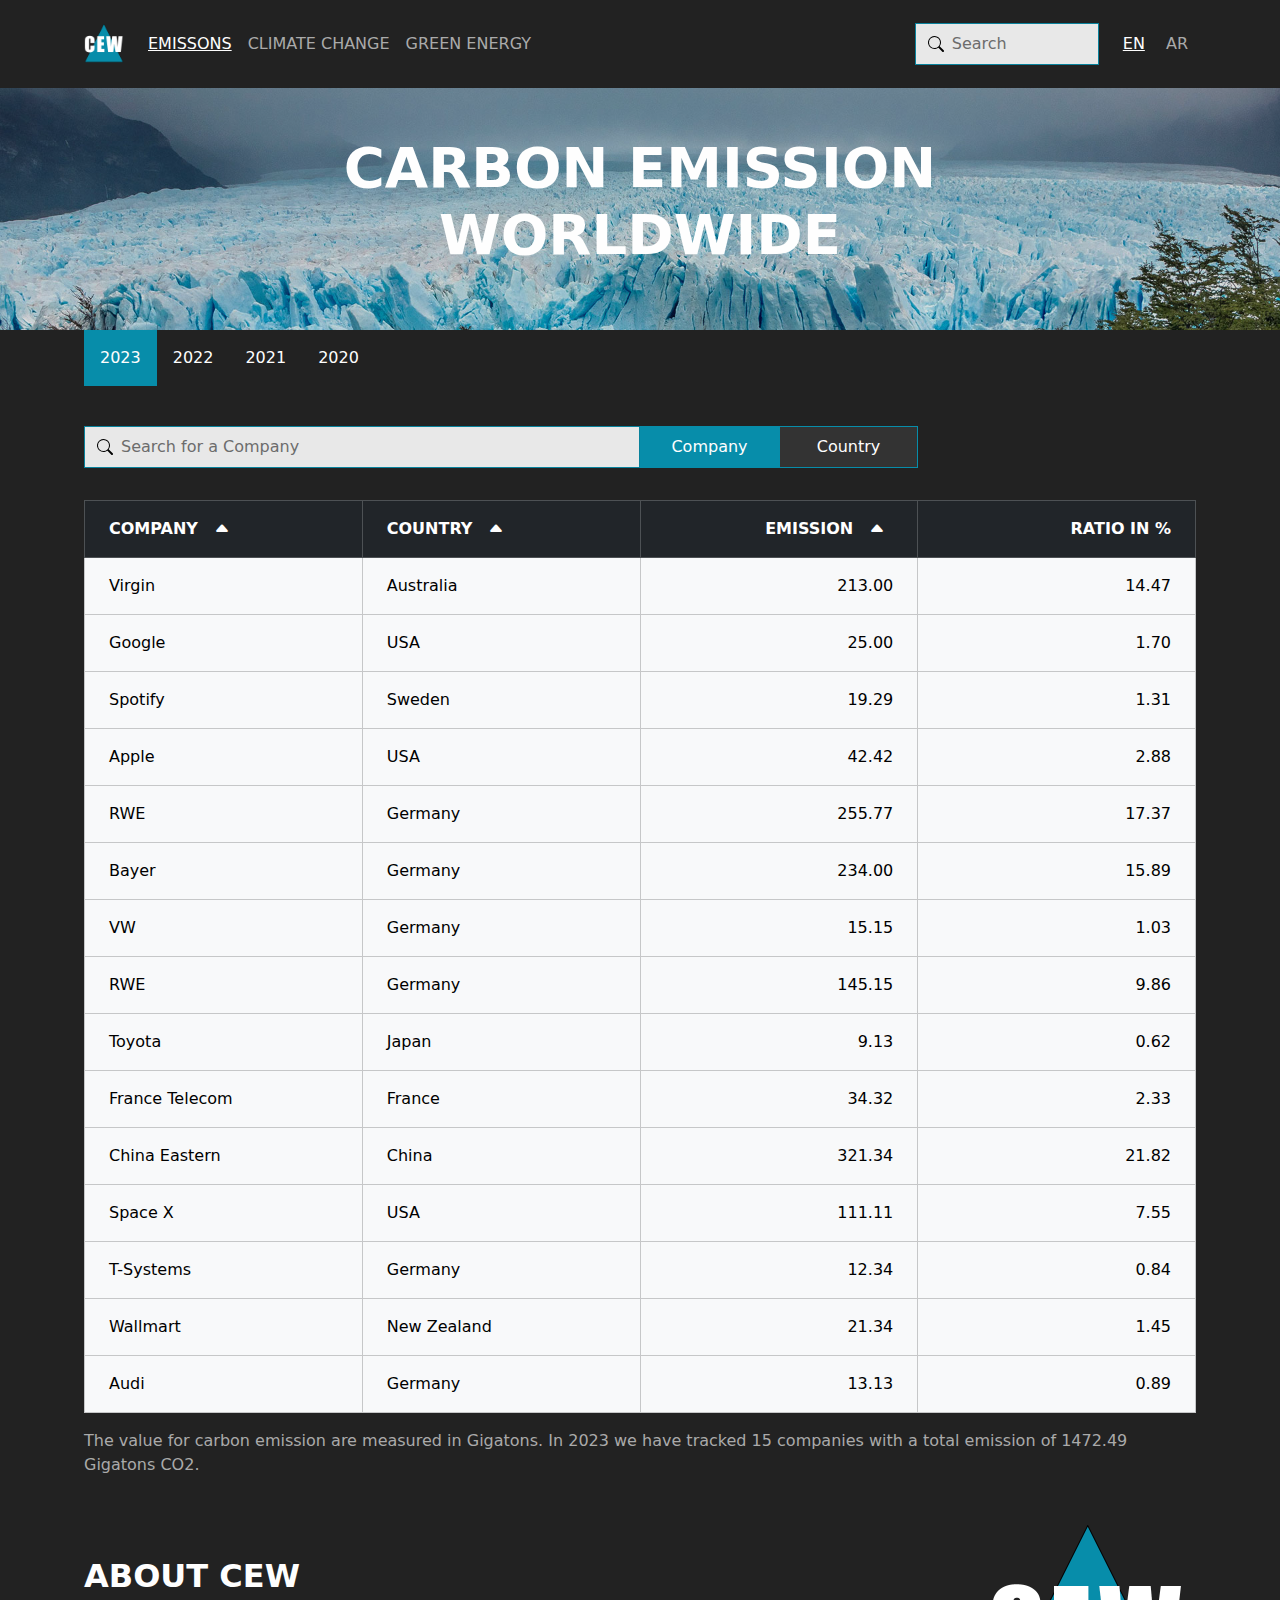
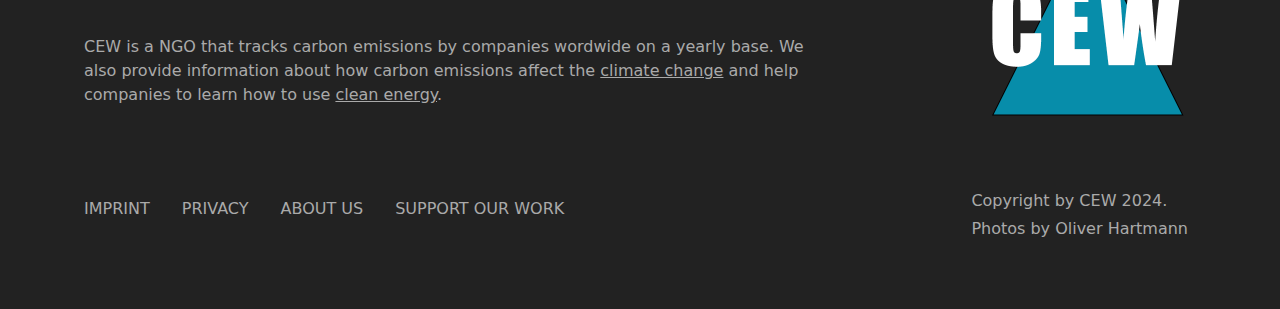
<file: index.html>
<!DOCTYPE html>
<html lang="en">

<head>
  <meta charset="UTF-8">
  <meta name="viewport" content="width=device-width, initial-scale=1.0">
  <title>Carbon Emissions Worldwide</title>
  <link rel="icon" type="image/x-icon" href="img/favicon.png">
  <link rel="stylesheet" href="https://cdn.jsdelivr.net/npm/bootstrap@5.3.2/dist/css/bootstrap.min.css">
  <link href=" https://cdn.jsdelivr.net/npm/bootstrap-icons@1.11.3/font/bootstrap-icons.min.css " rel="stylesheet">
  <link rel="stylesheet" href="carbon.css">
</head>

<body>
  <!-- Globale Navigation-->
  <nav class="navbar navbar-expand-md py-3 fixed-top">
    <div class="container-fluid" style="max-width: 1136px;">
      <a class="navbar-brand" href="index.html"><img src="img/carbon-logo2.png" style="width:40px"></a>
      <button class="navbar-toggler" type="button" data-bs-toggle="collapse" data-bs-target="#mynavbar">
        <span class="navbar-toggler-icon"></span>
      </button>
      <div class="collapse navbar-collapse justify-content-center-md" id="mynavbar">
        <ul class="navbar-nav me-auto mt-2 mt-md-0 text-uppercase ">
          <li class="py-3 py-md-3 my-1 my-md-0 globalnav active">
            <a href="index.html">Emissons</a>
          </li>
          <li class="py-3 py-md-3 my-1 my-md-0 globalnav">
            <a href="climate-change.html">Climate Change</a>
          </li>
          <li class="py-3 py-md-3 my-1 my-md-0 globalnav">
            <a href="green-energy.html">Green Energy</a>
          </li>
        </ul>
        <!-- Globale Suche -->
        <form class="me-3 my-4 my-md-0 ms-2 ms-md-0">
          <input class="globalsearch" type="text" placeholder="Search">
        </form>
        <!-- Sprachwahl -->
        <div id="langselect" class="px-2 px-md-0 my-4 my-md-0">
          <button type="button" class="langbutton active my-1 p-1 border-0" onclick="setLanguage(0)">
            EN
          </button>
          <button type="button" class="langbutton my-1 p-1 border-0" onclick="setLanguage(1)">
            AR
          </button>
        </div>
      </div>
    </div>
  </nav>

  <!-- Hero Image -->
  <div class="hero-image container-fluid">
    <div class="hero-text">
      <h1 class="text-uppercase display-4 py-5" style="font-weight: 800">Carbon Emission worldwide</h1>
    </div>
  </div>

  <!-- Hauptnavigation -->
  <div style="max-width: 1136px; margin: auto; overflow: hidden;">

    <ul style="float: left; margin: 0rem 0.75rem" class="nav pb-2 mb-3" id="mainnavi">
      <li>
        <button class="text-uppercase main-nav active" onclick="hasData(0)">2023</button>
      </li>
      <li>
        <button class="text-uppercase main-nav" onclick="hasData(1)">2022</button>
      </li>
      <li>
        <button class="text-uppercase main-nav" onclick="hasData(2)">2021</button>
      </li>
      <li class="nav-item">
        <button class="text-uppercase main-nav" onclick="hasData(3)">2020</button>
      </li>
    </ul>

  </div>
  <div style="clear:both; max-width: 1136px; margin: auto;">
    <div class="container-fluid my-2">
      <!-- Filter Elemente -->
      <div class="mx-0 mb-4 row">
        <div id="myFilterSearch" class="col-12 col-sm-6 p-0"></div>
        <div class="btn-group mx-0 col-12 col-sm-6 col-md-3 g-0" id="myFilterButtons"></div>
      </div>
      <!-- Tabelle -->
      <div id="jsTableDom" class="text-grey"></div>

    </div>


    <!-- Text -->
    <div class="container-fluid">


      <div class="row mt-md-5 mb-3">
        <div class="col col-md-8">
          <h2>About CEW</h2>

          <p>CEW is a NGO that tracks carbon emissions by companies wordwide on a yearly base. We also provide
            information about how carbon emissions affect the <a href="climate-change.html">climate change</a> and help
            companies to learn how to use <a href="green-energy.html">clean energy</a>.</p>

        </div>
        <div class="col-12 col-md-4">
          <img src="img/carbon-logo2.png" class="mx-auto me-md-2 ms-md-auto"
            style="display: block; margin-top: auto; margin-bottom: 0px; max-width: 200px;">

        </div>
      </div>
    </div>
  </div>


  <!-- Footer Navigation -->

  <div class="container-fluid py-5" style="max-width: 1136px;">
    <div class="row">
      <div class="col-12 col-md-8">
        <nav class="navbar navbar-expand-md">

          <ul class="navbar-nav text-uppercase me-auto">
            <li class="footernav">
              <a href="imprint.html">Imprint</a>
            </li>
            <li class="footernav">
              <a href="privacy.html">Privacy</a>
            </li>
            <li class="footernav">
              <a href="#">About Us</a>
            </li>
            <li class="footernav">
              <a href="#">Support our Work</a>
            </li>
          </ul>

        </nav>
      </div>
      <div class="col-12 col-md-4">
        <div class="float-md-end me-2">
          <p class="mb-1">Copyright by CEW 2024.</p>
          <p class="mb-1">Photos by Oliver Hartmann</p>
        </div>
        <div>
        </div>
      </div>

      <script type="text/javascript" src="language.js"> </script>
      <script type="text/javascript" src="carbon.js"> </script>
      <script src="https://ajax.googleapis.com/ajax/libs/jquery/3.7.1/jquery.min.js"></script>
      <script src="https://cdn.jsdelivr.net/npm/bootstrap@5.3.2/dist/js/bootstrap.bundle.min.js"></script>

</body>

</html>
</file>
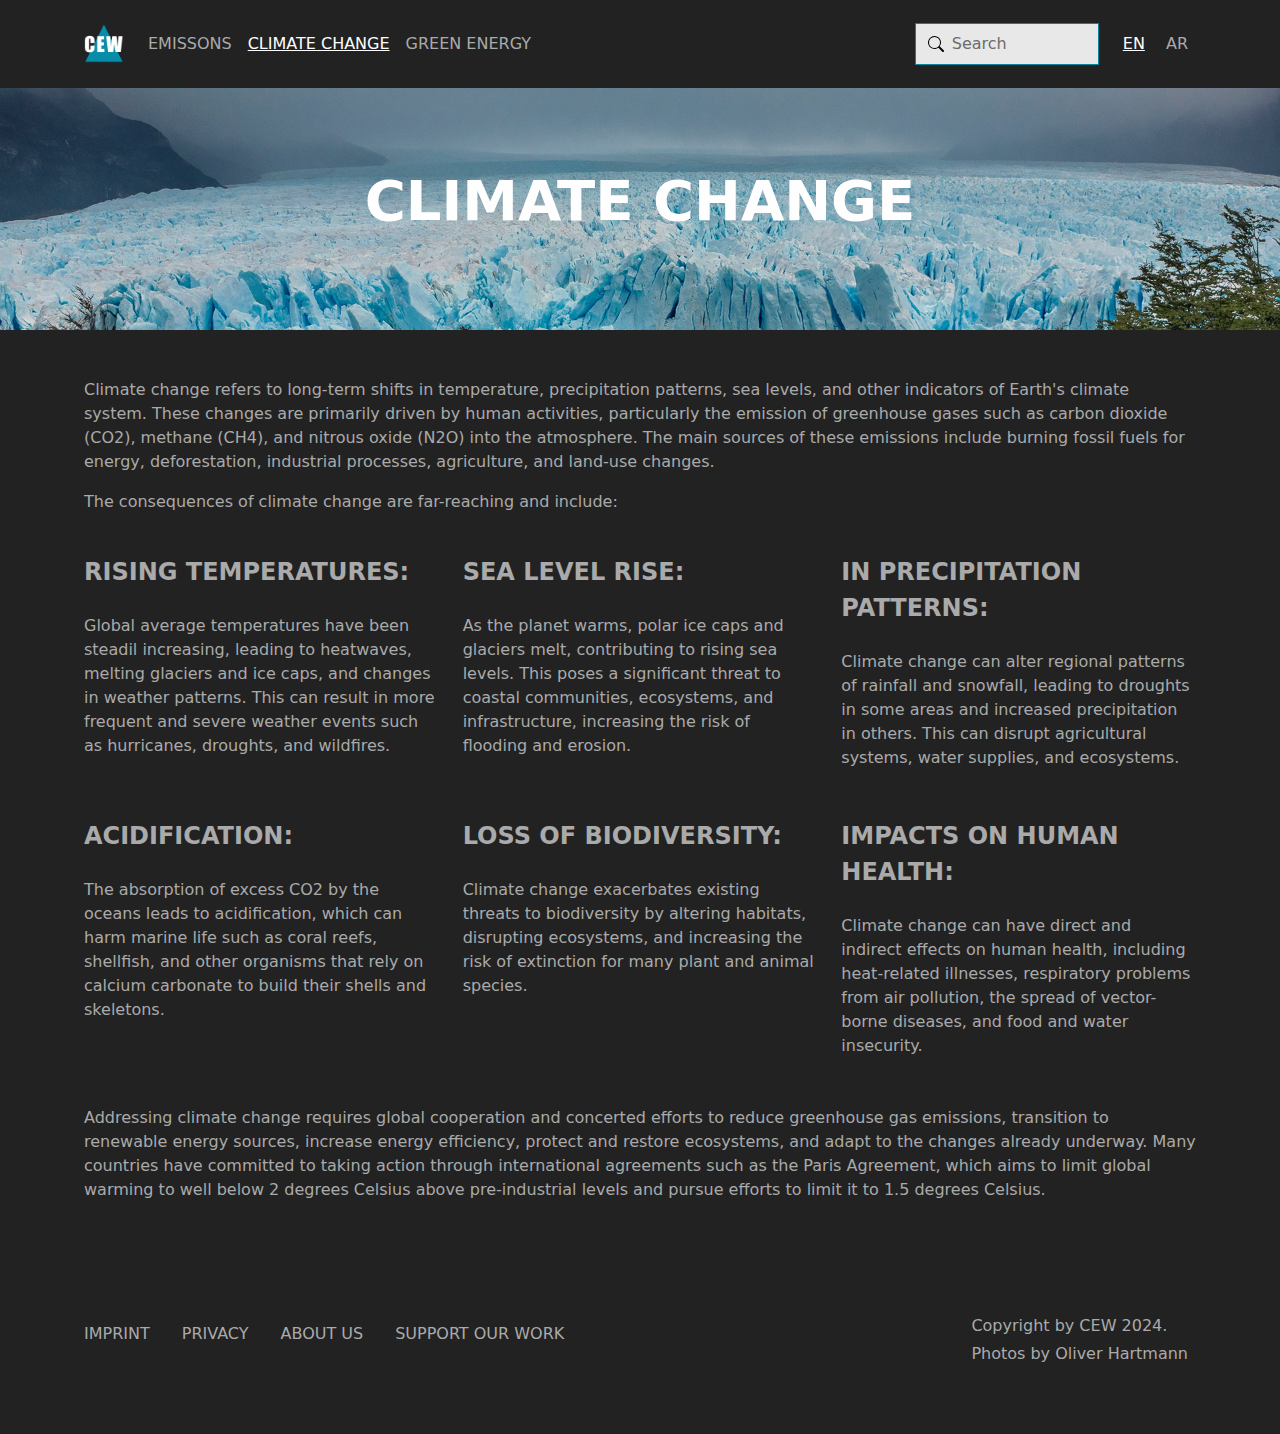
<file: climate-change.html>
<!DOCTYPE html>
<html lang="en">

<head>
  <meta charset="UTF-8">
  <meta name="viewport" content="width=device-width, initial-scale=1.0">
  <title>Climate Change</title>
  <link rel="icon" type="image/x-icon" href="img/favicon.png">
  <link rel="stylesheet" href="https://cdn.jsdelivr.net/npm/bootstrap@5.3.2/dist/css/bootstrap.min.css">
  <link href=" https://cdn.jsdelivr.net/npm/bootstrap-icons@1.11.3/font/bootstrap-icons.min.css " rel="stylesheet">
  <link rel="stylesheet" href="carbon.css">
</head>

<body>
  <!-- Globale Navigation-->
  <nav class="navbar navbar-expand-md py-3 fixed-top">
    <div class="container-fluid" style="max-width: 1136px;">
      <a class="navbar-brand" href="index.html"><img src="img/carbon-logo2.png" style="width:40px"></a>
      <button class="navbar-toggler" type="button" data-bs-toggle="collapse" data-bs-target="#mynavbar">
        <span class="navbar-toggler-icon"></span>
      </button>
      <div class="collapse navbar-collapse justify-content-center-md" id="mynavbar">
        <ul class="navbar-nav me-auto mt-2 mt-md-0 text-uppercase ">
          <li class="py-3 py-md-3 my-1 my-md-0 globalnav">
            <a href="index.html">Emissons</a>
          </li>
          <li class="py-3 py-md-3 my-1 my-md-0 globalnav active">
            <a href="climate-change.html">Climate Change</a>
          </li>
          <li class="py-3 py-md-3 my-1 my-md-0 globalnav">
            <a href="green-energy.html">Green Energy</a>
          </li>
        </ul>
        <!-- Globale Suche -->
        <form class="me-3 my-4 my-md-0 ms-2 ms-md-0">
          <input class="globalsearch" type="text" placeholder="Search">
        </form>
        <!-- Sprachwahl -->
        <div id="langselect" class="px-2 px-md-0 my-4 my-md-0">
          <button type="button" class="langbutton active my-1 p-1 border-0" onclick="setLanguage(0)">
            EN
          </button>
          <button type="button" class="langbutton my-1 p-1 border-0" onclick="setLanguage(1)">
            AR
          </button>
        </div>
      </div>
    </div>
  </nav>


  <!-- Hero Image -->
  <div class="hero-image container-fluid">
    <div class="hero-text">
      <h1 class="text-uppercase display-4 py-5" style="font-weight: 800">Climate Change</h1>
    </div>
  </div>


  <!-- Text -->

  <div style="min-height: 50%; clear:both;" class="pt-5">
    <div class="container-fluid pb-5" style="max-width: 1136px; margin: auto;">

      <section>
        <p>Climate change refers to long-term shifts in temperature, precipitation patterns, sea levels, and
          other indicators of Earth's climate system. These changes are primarily driven by human activities,
          particularly the emission of greenhouse gases such as carbon dioxide (CO2), methane (CH4), and
          nitrous oxide (N2O) into the atmosphere. The main sources of these emissions include burning fossil
          fuels for energy, deforestation, industrial processes, agriculture, and land-use changes.

        </p>
      </section>
      <section>
        <p> The consequences of climate change are far-reaching and include:</p>
        <div class="row text-grey">

          <div class="col-12 col-md-4 py-4">
            <div class="infobox-header">Rising temperatures:</div>Global average temperatures have been
            steadil increasing, leading to heatwaves, melting glaciers and ice caps, and changes in weather patterns.
            This can result in
            more frequent and severe weather events such as hurricanes, droughts, and wildfires.
          </div>

          <div class="col-12 col-md-4 py-4">
            <div class="infobox-header">Sea level rise:</div>As the planet warms, polar ice caps and
            glaciers melt, contributing to rising sea levels. This poses a significant threat to coastal communities,
            ecosystems, and infrastructure,
            increasing the risk of flooding and erosion.
          </div>

          <div class="col-12 col-md-4 py-4">
            <div class="infobox-header">in precipitation patterns:</div>Climate change can alter regional
            patterns of rainfall and snowfall, leading to droughts in some areas and increased precipitation in others.
            This can
            disrupt agricultural systems, water supplies, and ecosystems.
          </div>

          <div class="col-12 col-md-4 py-4">
            <div class="infobox-header">acidification:</div>The absorption of excess CO2 by the oceans leads
            to acidification, which can harm marine life such as coral reefs, shellfish, and other organisms that rely
            on calcium
            carbonate to build their shells and skeletons.
          </div>

          <div class="col-12 col-md-4 py-4">
            <div class="infobox-header">Loss of biodiversity:</div>Climate change exacerbates existing
            threats to biodiversity by altering habitats, disrupting ecosystems, and increasing the risk of extinction
            for many plant and animal
            species.
          </div>

          <div class="col-12 col-md-4 py-4">
            <div class="infobox-header">Impacts on human health:</div>Climate change can have direct and
            indirect effects on human health, including heat-related illnesses, respiratory problems from air pollution,
            the spread of
            vector-borne diseases, and food and water insecurity.
          </div>
        </div>
      </section>
      <section>

        <p class="pt-4">Addressing climate change requires global cooperation and concerted efforts to reduce greenhouse
          gas emissions, transition to renewable energy sources, increase energy efficiency, protect and restore
          ecosystems, and adapt to the changes already underway. Many countries have committed to taking
          action through international agreements such as the Paris Agreement, which aims to limit global
          warming to well below 2 degrees Celsius above pre-industrial levels and pursue efforts to limit it
          to 1.5 degrees Celsius.</p>

      </section>

    </div>
  </div>

  <!-- Footer Navigation -->
  <div class="container-fluid py-5" style="max-width: 1136px;">
    <div class="row">
      <div class="col-12 col-md-8">
        <nav class="navbar navbar-expand-md">

          <ul class="navbar-nav text-uppercase me-auto">
            <li class="footernav">
              <a href="imprint.html">Imprint</a>
            </li>
            <li class="footernav ">
              <a href="privacy.html">Privacy</a>
            </li>
            <li class="footernav">
              <a href="#">About Us</a>
            </li>
            <li class="footernav">
              <a href="#">Support our Work</a>
            </li>
          </ul>

        </nav>
      </div>
      <div class="col-12 col-md-4">
        <div class="float-md-end me-2">
          <p class="mb-1">Copyright by CEW 2024.</p>
          <p class="mb-1">Photos by Oliver Hartmann</p>
        </div>
        <div>
        </div>
      </div>

      <script type="text/javascript" src="language.js"> </script>
      <script src="https://ajax.googleapis.com/ajax/libs/jquery/3.7.1/jquery.min.js"></script>
      <script src="https://cdn.jsdelivr.net/npm/bootstrap@5.3.2/dist/js/bootstrap.bundle.min.js"></script>


</body>

</html>
</file>
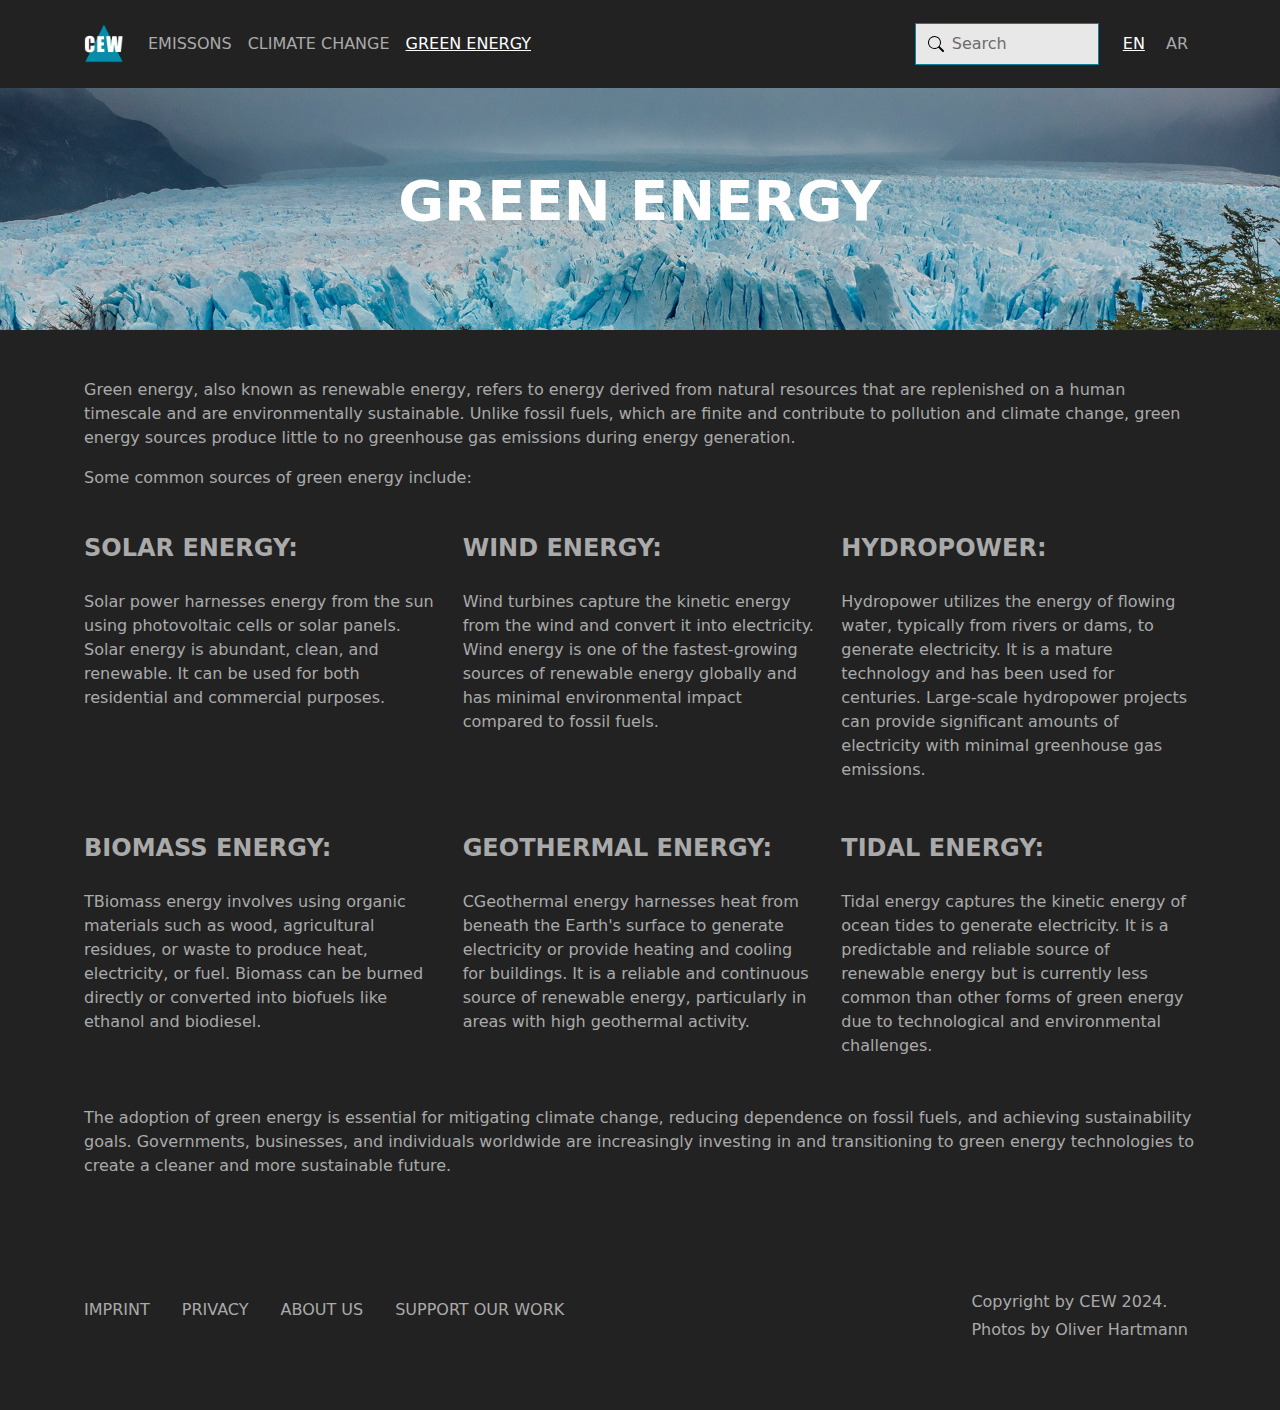
<file: green-energy.html>
<!DOCTYPE html>
<html lang="en">

<head>
    <meta charset="UTF-8">
    <meta name="viewport" content="width=device-width, initial-scale=1.0">
    <title>Green Energy</title>
    <link rel="icon" type="image/x-icon" href="img/favicon.png">
    <link rel="stylesheet" href="https://cdn.jsdelivr.net/npm/bootstrap@5.3.2/dist/css/bootstrap.min.css">
    <link href=" https://cdn.jsdelivr.net/npm/bootstrap-icons@1.11.3/font/bootstrap-icons.min.css " rel="stylesheet">
    <link rel="stylesheet" href="carbon.css">
</head>

<body>
    <!-- Globale Navigation-->
    <nav class="navbar navbar-expand-md py-3 fixed-top">
      <div class="container-fluid" style="max-width: 1136px;">
        <a class="navbar-brand" href="index.html"><img src="img/carbon-logo2.png" style="width:40px"></a>
        <button class="navbar-toggler" type="button" data-bs-toggle="collapse" data-bs-target="#mynavbar">
          <span class="navbar-toggler-icon"></span>
        </button>
        <div class="collapse navbar-collapse justify-content-center-md" id="mynavbar">
          <ul class="navbar-nav me-auto mt-2 mt-md-0 text-uppercase ">
            <li class="py-3 py-md-3 my-1 my-md-0 globalnav">
              <a href="index.html">Emissons</a>
            </li>
            <li class="py-3 py-md-3 my-1 my-md-0 globalnav">
              <a href="climate-change.html">Climate Change</a>
            </li>
            <li class="py-3 py-md-3 my-1 my-md-0 globalnav active">
              <a href="green-energy.html">Green Energy</a>
            </li>
          </ul>
          <!-- Globale Suche -->
          <form class="me-3 my-4 my-md-0 ms-2 ms-md-0">
            <input class="globalsearch" type="text" placeholder="Search">
          </form>
          <!-- Sprachwahl -->
          <div id="langselect" class="px-2 px-md-0 my-4 my-md-0">
            <button type="button" class="langbutton active my-1 p-1 border-0" onclick="setLanguage(0)">
              EN
            </button>
            <button type="button" class="langbutton my-1 p-1 border-0" onclick="setLanguage(1)">
              AR
            </button>
          </div>
        </div>
      </div>
    </nav>


    <!-- Hero Image -->
    <div class="hero-image container-fluid">
        <div class="hero-text">
            <h1 class="text-uppercase display-4 py-5" style="font-weight: 800">Green Energy</h1>
        </div>
    </div>


    <!-- Text -->

    <div style="min-height: 50%; clear:both;" class="pt-5">
        <div class="container-fluid pb-5" style="max-width: 1136px; margin: auto;">

            <section>
                <p>Green energy, also known as renewable energy, refers to energy derived from natural resources that
                    are replenished on a human timescale and are environmentally sustainable. Unlike fossil fuels, which
                    are finite and contribute to pollution and climate change, green energy sources produce little to no
                    greenhouse gas emissions during energy generation.



                </p>
            </section>
            <section>
                <p>Some common sources of green energy include:</p>
                <div class="row text-grey">

                    <div class="col-12 col-md-4 py-4">
                        <div class="infobox-header">Solar Energy:</div>Solar power harnesses energy from the sun using
                        photovoltaic cells or solar panels. Solar energy is abundant, clean, and renewable. It can be
                        used for both residential and commercial purposes.
                    </div>

                    <div class="col-12 col-md-4 py-4">
                        <div class="infobox-header">Wind Energy:</div>Wind turbines capture the kinetic energy from the
                        wind and convert it into electricity. Wind energy is one of the fastest-growing sources of
                        renewable energy globally and has minimal environmental impact compared to fossil fuels.
                    </div>

                    <div class="col-12 col-md-4 py-4">
                        <div class="infobox-header">Hydropower:</div>Hydropower utilizes the energy of flowing water,
                        typically from rivers or dams, to generate electricity. It is a mature technology and has been
                        used for centuries. Large-scale hydropower projects can provide significant amounts of
                        electricity with minimal greenhouse gas emissions.
                    </div>

                    <div class="col-12 col-md-4 py-4">
                        <div class="infobox-header">Biomass Energy:</div>TBiomass energy involves using organic
                        materials such as wood, agricultural residues, or waste to produce heat, electricity, or fuel.
                        Biomass can be burned directly or converted into biofuels like ethanol and biodiesel.
                    </div>

                    <div class="col-12 col-md-4 py-4">
                        <div class="infobox-header">Geothermal Energy:</div>CGeothermal energy harnesses heat from
                        beneath the Earth's surface to generate electricity or provide heating and cooling for
                        buildings. It is a reliable and continuous source of renewable energy, particularly in areas
                        with high geothermal activity.
                    </div>

                    <div class="col-12 col-md-4 py-4">
                        <div class="infobox-header">Tidal Energy:</div>Tidal energy captures the kinetic energy of ocean
                        tides to generate electricity. It is a predictable and reliable source of renewable energy but
                        is currently less common than other forms of green energy due to technological and environmental
                        challenges.
                    </div>
                </div>
            </section>
            <section>

                <p class="pt-4">The adoption of green energy is essential for mitigating climate change, reducing
                    dependence on fossil fuels, and achieving sustainability goals. Governments, businesses, and
                    individuals worldwide are increasingly investing in and transitioning to green energy technologies
                    to create a cleaner and more sustainable future.</p>

            </section>

        </div>
    </div>

    <!-- Footer Navigation -->
    <div class="container-fluid py-5" style="max-width: 1136px;">
        <div class="row">
          <div class="col-12 col-md-8">
            <nav class="navbar navbar-expand-md">
    
              <ul class="navbar-nav text-uppercase me-auto">
                <li class="footernav">
                  <a href="imprint.html">Imprint</a>
                </li>
                <li class="footernav ">
                  <a href="privacy.html">Privacy</a>
                </li>
                <li class="footernav">
                  <a href="#">About Us</a>
                </li>
                <li class="footernav">
                  <a href="#">Support our Work</a>
                </li>
              </ul>
    
            </nav>
          </div>
          <div class="col-12 col-md-4">
            <div class="float-md-end me-2">
              <p class="mb-1">Copyright by CEW 2024.</p>
              <p class="mb-1">Photos by Oliver Hartmann</p>
            </div>
            <div>
            </div>
          </div>

            <script type="text/javascript" src="language.js"> </script>
            <script src="https://ajax.googleapis.com/ajax/libs/jquery/3.7.1/jquery.min.js"></script>
            <script src="https://cdn.jsdelivr.net/npm/bootstrap@5.3.2/dist/js/bootstrap.bundle.min.js"></script>


</body>

</html>
</file>
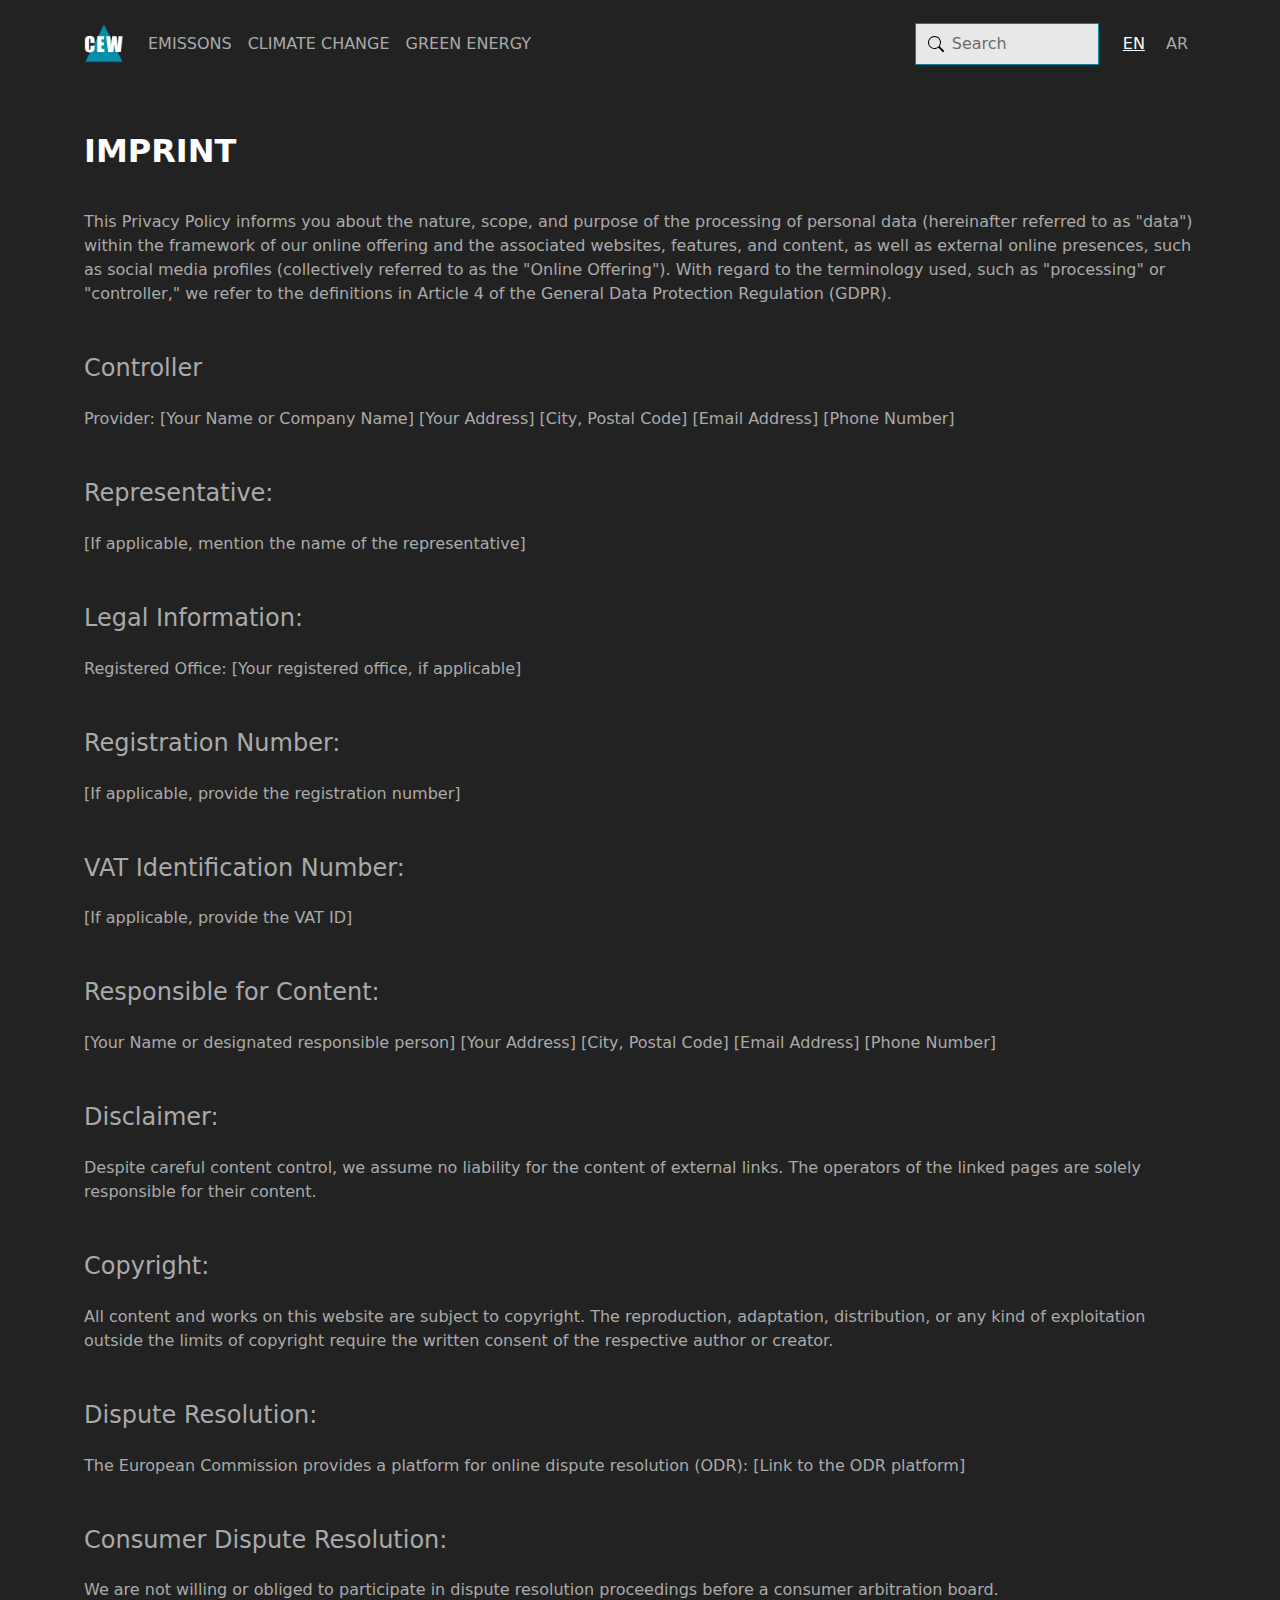
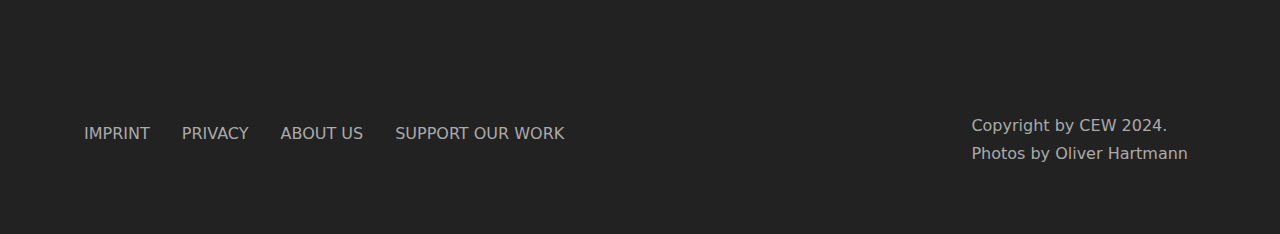
<file: imprint.html>
<!DOCTYPE html>
<html lang="en">

<head>
  <meta charset="UTF-8">
  <meta name="viewport" content="width=device-width, initial-scale=1.0">
  <title>Imprint</title>
  <link rel="icon" type="image/x-icon" href="img/favicon.png">
  <link rel="stylesheet" href="https://cdn.jsdelivr.net/npm/bootstrap@5.3.2/dist/css/bootstrap.min.css">
  <link href=" https://cdn.jsdelivr.net/npm/bootstrap-icons@1.11.3/font/bootstrap-icons.min.css " rel="stylesheet">
  <link rel="stylesheet" href="carbon.css">
</head>

<body>
  <!-- Globale Navigation-->
  <nav class="navbar navbar-expand-md py-3 fixed-top">
    <div class="container-fluid" style="max-width: 1136px;">
      <a class="navbar-brand" href="index.html"><img src="img/carbon-logo2.png" style="width:40px"></a>
      <button class="navbar-toggler" type="button" data-bs-toggle="collapse" data-bs-target="#mynavbar">
        <span class="navbar-toggler-icon"></span>
      </button>
      <div class="collapse navbar-collapse justify-content-center-md" id="mynavbar">
        <ul class="navbar-nav me-auto mt-2 mt-md-0 text-uppercase ">
          <li class="py-3 py-md-3 my-1 my-md-0 globalnav">
            <a href="index.html">Emissons</a>
          </li>
          <li class="py-3 py-md-3 my-1 my-md-0 globalnav">
            <a href="climate-change.html">Climate Change</a>
          </li>
          <li class="py-3 py-md-3 my-1 my-md-0 globalnav">
            <a href="green-energy.html">Green Energy</a>
          </li>
        </ul>
        <!-- Globale Suche -->
        <form class="me-3 my-4 my-md-0 ms-2 ms-md-0">
          <input class="globalsearch" type="text" placeholder="Search">
        </form>
        <!-- Sprachwahl -->
        <div id="langselect" class="px-2 px-md-0 my-4 my-md-0">
          <button type="button" class="langbutton active my-1 p-1 border-0" onclick="setLanguage(0)">
            EN
          </button>
          <button type="button" class="langbutton my-1 p-1 border-0" onclick="setLanguage(1)">
            AR
          </button>
        </div>
      </div>
    </div>
  </nav>

  <!-- Text -->

  <div style="padding-top: 100px;">
    <div class="container-fluid pb-5" style="max-width: 1136px; margin: auto;">

      <h2>Imprint</h2>
      <section>
        <p>This Privacy Policy informs you about the nature, scope, and purpose of the processing of personal
          data (hereinafter referred to as "data") within the framework of our online offering and the
          associated websites, features, and content, as well as external online presences, such as social
          media profiles (collectively referred to as the "Online Offering"). With regard to the terminology
          used, such as "processing" or "controller," we refer to the definitions in Article 4 of the General
          Data Protection Regulation (GDPR).

        </p>
      </section>
      <section>
        <h3>Controller</h3>
        <p>
          Provider:
          [Your Name or Company Name]
          [Your Address]
          [City, Postal Code]
          [Email Address]
          [Phone Number]
        </p>
        <h3>Representative:</h3>

        <p>[If applicable, mention the name of the representative]</p>


        <h3>Legal Information:</h3>

        <p>Registered Office:
          [Your registered office, if applicable]</p>

        <h3>Registration Number:</h3>

        <p>[If applicable, provide the registration number]</p>

        <h3>VAT Identification Number:</h3>

        <p>[If applicable, provide the VAT ID]</p>

        <h3>Responsible for Content:</h3>

        <p>[Your Name or designated responsible person]
          [Your Address]
          [City, Postal Code]
          [Email Address]
          [Phone Number]</p>

        <h3>Disclaimer:</h3>

        <p>Despite careful content control, we assume no liability for the content of external links. The
          operators of the linked pages are solely responsible for their content.</p>


        <h3>Copyright:</h3>

        <p>All content and works on this website are subject to copyright. The reproduction, adaptation,
          distribution, or any kind of exploitation outside the limits of copyright require the written
          consent of the respective author or creator.</p>

        <h3>Dispute Resolution:</h3>

        <p>The European Commission provides a platform for online dispute resolution (ODR): [Link to the ODR
          platform]</p>

        <h3>Consumer Dispute Resolution:</h3>

        <p>We are not willing or obliged to participate in dispute resolution proceedings before a consumer
          arbitration board.</p>

      </section>

    </div>
  </div>

  <!-- Footer Navigation -->
  <div class="container-fluid py-5" style="max-width: 1136px;">
    <div class="row">
      <div class="col-12 col-md-8">
        <nav class="navbar navbar-expand-md">

          <ul class="navbar-nav text-uppercase me-auto">
            <li class="footernav">
              <a href="imprint.html">Imprint</a>
            </li>
            <li class="footernav ">
              <a href="privacy.html">Privacy</a>
            </li>
            <li class="footernav">
              <a href="#">About Us</a>
            </li>
            <li class="footernav">
              <a href="#">Support our Work</a>
            </li>
          </ul>

        </nav>
      </div>
      <div class="col-12 col-md-4">
        <div class="float-md-end me-2">
          <p class="mb-1">Copyright by CEW 2024.</p>
          <p class="mb-1">Photos by Oliver Hartmann</p>
        </div>
        <div>
        </div>
      </div>

      <script type="text/javascript" src="language.js"> </script>
      <script src="https://ajax.googleapis.com/ajax/libs/jquery/3.7.1/jquery.min.js"></script>
      <script src="https://cdn.jsdelivr.net/npm/bootstrap@5.3.2/dist/js/bootstrap.bundle.min.js"></script>


</body>

</html>
</file>
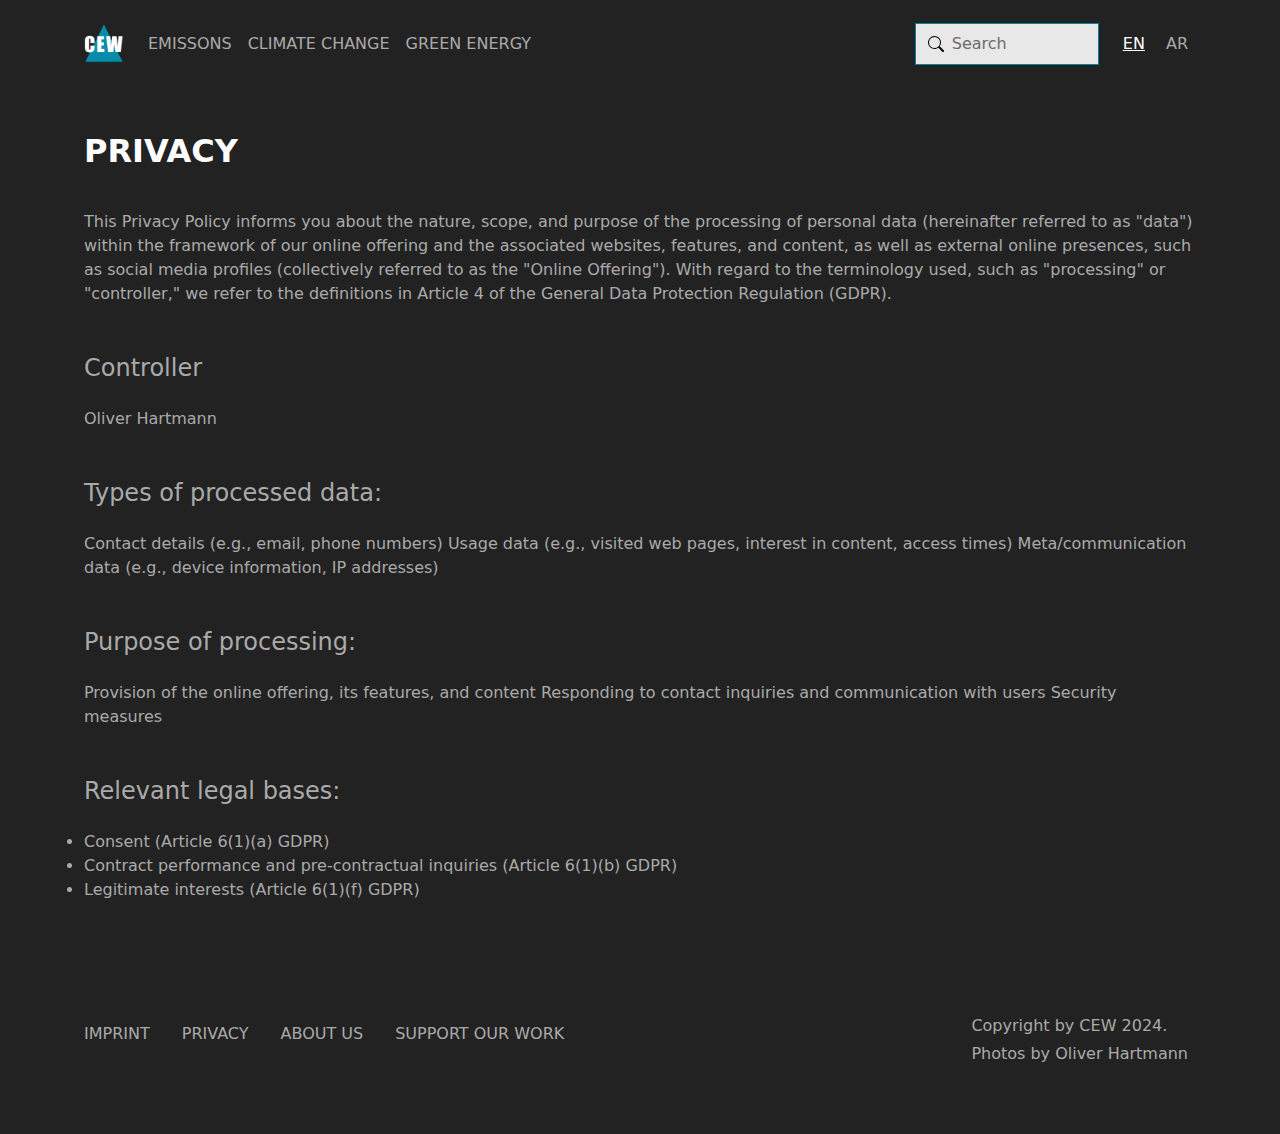
<file: privacy.html>
<!DOCTYPE html>
<html lang="en">

<head>
    <meta charset="UTF-8">
    <meta name="viewport" content="width=device-width, initial-scale=1.0">
    <title>Privacy</title>
    <link rel="icon" type="image/x-icon" href="img/favicon.png">
    <link rel="stylesheet" href="https://cdn.jsdelivr.net/npm/bootstrap@5.3.2/dist/css/bootstrap.min.css">
    <link href=" https://cdn.jsdelivr.net/npm/bootstrap-icons@1.11.3/font/bootstrap-icons.min.css " rel="stylesheet">
    <link rel="stylesheet" href="carbon.css">
</head>

<body>
    <!-- Globale Navigation-->
    <nav class="navbar navbar-expand-md py-3 fixed-top">
        <div class="container-fluid" style="max-width: 1136px;">
            <a class="navbar-brand" href="index.html"><img src="img/carbon-logo2.png" style="width:40px"></a>
            <button class="navbar-toggler" type="button" data-bs-toggle="collapse" data-bs-target="#mynavbar">
                <span class="navbar-toggler-icon"></span>
            </button>
            <div class="collapse navbar-collapse justify-content-center-md" id="mynavbar">
                <ul class="navbar-nav me-auto mt-2 mt-md-0 text-uppercase ">
                    <li class="py-3 py-md-3 my-1 my-md-0 globalnav">
                        <a href="index.html">Emissons</a>
                    </li>
                    <li class="py-3 py-md-3 my-1 my-md-0 globalnav">
                        <a href="climate-change.html">Climate Change</a>
                    </li>
                    <li class="py-3 py-md-3 my-1 my-md-0 globalnav">
                        <a href="green-energy.html">Green Energy</a>
                    </li>
                </ul>
                <!-- Globale Suche -->
                <form class="me-3 my-4 my-md-0 ms-2 ms-md-0">
                    <input class="globalsearch" type="text" placeholder="Search">
                </form>
                <!-- Sprachwahl -->
                <div id="langselect" class="px-2 px-md-0 my-4 my-md-0">
                    <button type="button" class="langbutton active my-1 p-1 border-0" onclick="setLanguage(0)">
                        EN
                    </button>
                    <button type="button" class="langbutton my-1 p-1 border-0" onclick="setLanguage(1)">
                        AR
                    </button>
                </div>
            </div>
        </div>
    </nav>

    <!-- Text -->

    <div style="min-height: 50%; clear:both; padding-top: 100px;">
        <div class="container-fluid pb-5" style="max-width: 1136px; margin: auto;">

            <h2>Privacy</h2>
            <section>
                <p>This Privacy Policy informs you about the nature, scope, and purpose of the processing of personal
                    data (hereinafter referred to as "data") within the framework of our online offering and the
                    associated websites, features, and content, as well as external online presences, such as social
                    media profiles (collectively referred to as the "Online Offering"). With regard to the terminology
                    used, such as "processing" or "controller," we refer to the definitions in Article 4 of the General
                    Data Protection Regulation (GDPR).

                </p>
            </section>
            <section>
                <h3>Controller</h3>
                <p>Oliver Hartmann</p>
                <h3>Types of processed data:</h3>

                <p>Contact details (e.g., email, phone numbers)
                    Usage data (e.g., visited web pages, interest in content, access times)
                    Meta/communication data (e.g., device information, IP addresses)</p>


                <h3>Purpose of processing:</h3>

                <p>Provision of the online offering, its features, and content
                    Responding to contact inquiries and communication with users
                    Security measures</p>

                <h3>Relevant legal bases:</h3>

                <ul>
                    <li>Consent (Article 6(1)(a) GDPR)</li>
                    <li>Contract performance and pre-contractual inquiries (Article 6(1)(b) GDPR)</li>
                    <li>Legitimate interests (Article 6(1)(f) GDPR)</li>
                </ul>

            </section>

        </div>
    </div>

    <!-- Footer Navigation -->
    <div class="container-fluid py-5" style="max-width: 1136px;">
        <div class="row">
            <div class="col-12 col-md-8">
                <nav class="navbar navbar-expand-md">

                    <ul class="navbar-nav text-uppercase me-auto">
                        <li class="footernav">
                            <a href="imprint.html">Imprint</a>
                        </li>
                        <li class="footernav ">
                            <a href="privacy.html">Privacy</a>
                        </li>
                        <li class="footernav">
                            <a href="#">About Us</a>
                        </li>
                        <li class="footernav">
                            <a href="#">Support our Work</a>
                        </li>
                    </ul>

                </nav>
            </div>
            <div class="col-12 col-md-4">
                <div class="float-md-end me-2">
                    <p class="mb-1">Copyright by CEW 2024.</p>
                    <p class="mb-1">Photos by Oliver Hartmann</p>
                </div>
                <div>
                </div>
            </div>

            <script type="text/javascript" src="language.js"> </script>
            <script src="https://ajax.googleapis.com/ajax/libs/jquery/3.7.1/jquery.min.js"></script>
            <script src="https://cdn.jsdelivr.net/npm/bootstrap@5.3.2/dist/js/bootstrap.bundle.min.js"></script>


</body>

</html>
</file>
<file: carbon.css>
/* Farbvariablen deklarieren*/
:root {
  --backgroundcolor: #222222;
  --buttonbackgroundcolor: #333333;
  --textcolor: #aaaaaa;
  --accentwhite: #fefefe;
  --inputtextcolor: #111111;
  --accentblue: #078daa;
}

/* Höhe und Hintergrundfarbe der Website festlegen*/
body,
html {
  height: 100%;
  background-color: var(--backgroundcolor);
  overflow-anchor: none;
}

/* Inputfeld globale Suche und Filter*/
input {
  background-color: var(--accentwhite);
  color: var(--backgroundcolor) !important;
  border: 1px solid var(--accentblue);
  opacity: 0.9;
  background-image: url('img/search.svg');
  background-position: 0.75rem 0.75rem;
  background-repeat: no-repeat;
  box-sizing: border-box;
  padding: 0.5rem 1rem 0.5rem 2.25rem;

}

input[type=text]:focus {
  background-color: var(--accentwhite);
  color: var(--inputtextcolor) !important;
  outline: none;
  opacity: 1;
}

/* Breite des Inputfeldes der globalen Suche festlegen*/
@media only screen and (min-width: 768px) {
  .globalsearch {
    max-width: 11.5rem;
  }
}

@media only screen and (max-width: 767px) {
  .globalsearch {
    width: 100%;
  }
}


/* Hero Image */
.hero-image {
  /* Referenz zur Bilddatei + abdunklen des Bildes */
  background-image: linear-gradient(rgba(0, 0, 0, 0.2), rgba(0, 0, 0, 0.1)), url("img/carbon-hero.jpg");
  /* Höhe fest definieren*/
  height: 250px;
  /* Position des Hero Bildes*/
  background-position: center;
  background-repeat: no-repeat;
  background-size: cover;
  position: relative;
  margin-top: 80px
}

/* Hero Text centriert über dem Hero Bild */
.hero-text {
  text-align: center;
  position: absolute;
  top: 50%;
  left: 50%;
  transform: translate(-50%, -50%);

}

/* Überschrift h1 definieren - Hero Text*/
h1 {
  color: var(--accentwhite);
  text-decoration: none;
  font-size: 4rem;
  font-weight: 800;
}

/* Überschrift h2 definieren - Seitentitel*/
h2 {
  color: var(--accentwhite);
  text-decoration: none;
  font-size: 2rem;
  padding-top: 2rem;
  padding-bottom: 2rem;
  text-transform: uppercase;
  font-weight: 800;
}

/* Überschrift h3 definieren - Abschnittsüberschrift*/
h3 {
  color: var(--textcolor);
  text-decoration: none;
  font-size: 1.5rem;
  padding-top: 2rem;
  padding-bottom: 1rem;
  font-weight: 400;
}

/* allgemeiner Text und Links*/
p {
  color: var(--textcolor);
  text-decoration: none;
}

p a {
  color: #aaaaaa;
  text-decoration: underline;
}

p a:visited {
  color: #aaaaaa;
}

p a:hover {
  color: #cecece;
  background-color: #555555;
}

/* Klassen für Textgröße für Tabelleninhalt*/
.tabltext {
  font-size: 16px;
}

@media only screen and (max-width: 375px) {
  .tabletext {
    font-size: 15px;
  }
}

ul {
  padding-left: 0px;
  color: var(--textcolor);
}


/* Hintergrundfarbe der Naviagtion festlegen*/
nav {
  background-color: var(--backgroundcolor);
}

/* Klassen für globale Navigation*/
.globalnav a {
  background-color: var(--backgroundcolor);
  color: var(--textcolor);
  text-decoration: none;
  padding: 0.5rem;
  text-decoration: none;
}

.globalnav a:hover {
  background-color: var(--accentwhite);
  color: var(--backgroundcolor);
}

.globalnav.active a {
  background-color: var(--backgroundcolor);
  color: var(--accentwhite);
  text-decoration: underline;
}

.globalnav.active a:hover {
  background-color: var(--accentwhite);
  color: var(--backgroundcolor);

}

/* Klassen für Haupt-Navigation */
.main-nav {
  background-color: var(--backgroundcolor);
  color: var(--accentwhite);
  text-decoration: none;
  border: 0;
  padding: 16px 16px;
  margin: 0px;
}

.main-nav:hover {
  background-color: var(--accentwhite);
  color: var(--backgroundcolor);
}

.main-nav.active {
  background-color: var(--accentblue);
  color: var(--accentwhite);
}

/* Klassen für Buttons für Filterkriterium*/
.filterbutton {
  background-color: var(--buttonbackgroundcolor);
  color: var(--accentwhite);
  border: 1px solid var(--accentblue);
  width: 50%;
}

.filterbutton:hover {
  background-color: var(--accentwhite);
  color: var(--buttonbackgroundcolor);
}

.filterbutton.active {
  background-color: var(--accentblue);
  color: var(--accentwhite);
}

/* Klassen für Buttons für Umstellung der Sprache*/
.langbutton {
  background-color: var(--backgroundcolor);
  color: var(--textcolor);
  padding: 0.5rem !important;
}

.langbutton:hover {
  background-color: var(--accentwhite);
  color: var(--backgroundcolor);
}

.langbutton.active {
  background-color: var(--backgroundcolor);
  color: var(--accentwhite);
  text-decoration: underline;
}

/* Klassen für Buttons für Sortierung der Tabelle*/
.sortbutton {
  background-color: transparent;
  color: var(--accentwhite);
}

.sortbutton:hover {
  background-color: var(--accentwhite);
  color: var(--backgroundcolor);
}

.sortbutton.active {
  background-color: var(--accentblue);
  color: var(--accentwhite);
}

/* Anpassung Hamburger Icon*/
.navbar-toggler-icon {
  font-size: 0.8rem;

}

.navbar-toggler-icon:hover {
  font-size: 0.8rem;

}

.navbar-toggler {
  background-color: var(--accentwhite);
  border-radius: 0px;
  padding: 0.25rem;

}

.navbar-toggler:hover {
  background-color: var(--accentwhite);
  border-radius: 4px;
  padding: 0.25rem;
}


/* Klassen für Footer Elemente*/
.footernav {
  padding: 0rem 2rem 0rem 0rem;
  margin-bottom: 2rem !important;
}

.footernav a {

  color: var(--textcolor);
  text-decoration: none;
}

.footernav a:hover {
  color: var(--accentwhite);
}

/* Klassen für Schrift für Unterseiten*/
.text-grey {
  color: var(--textcolor);
  text-decoration: none;
}

.infobox-header {
  font-size: 1.5rem;
  padding-bottom: 1.5rem;
  font-weight: bold;
  text-transform: uppercase;
}
</file>
